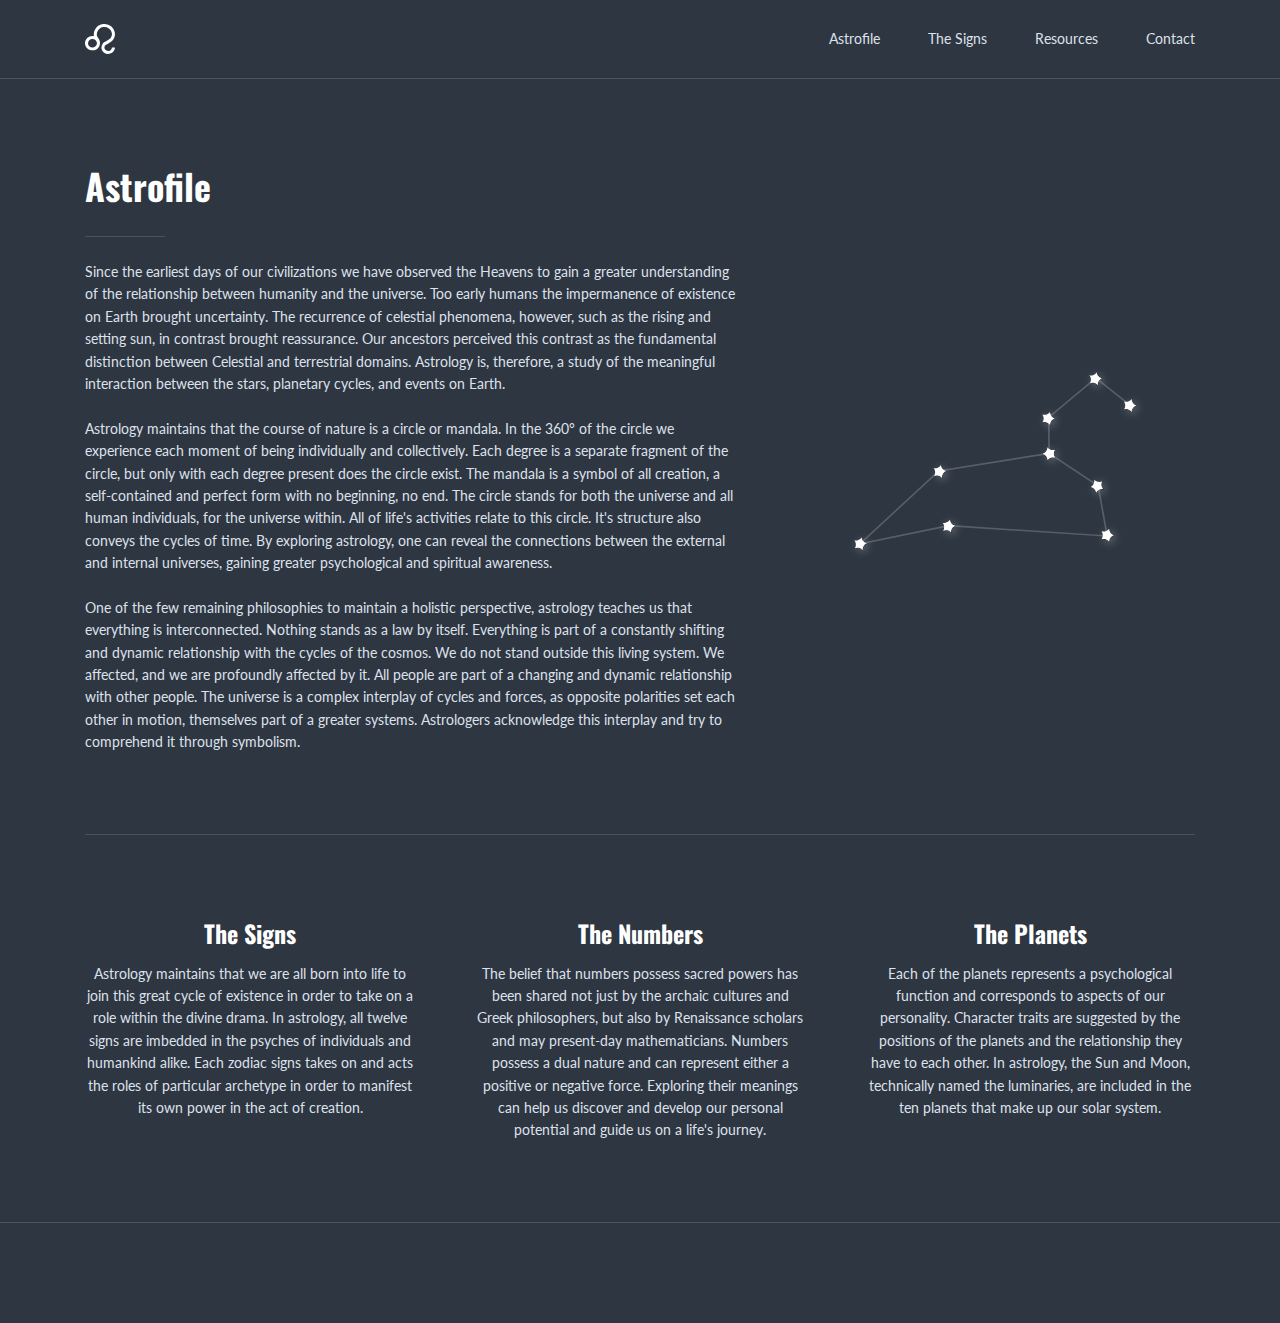
<file: index.html>
<!DOCTYPE html>
<html lang="en">
  <head>
    <meta charset="UTF-8" />
    <meta http-equiv="X-UA-Compatible" content="IE=edge" />
    <meta name="viewport" content="width=device-width, initial-scale=1.0" />
    <title>Astrofile</title>
    <link rel="stylesheet" href="styles.css" />
    <link rel="preconnect" href="https://fonts.googleapis.com" />
    <link rel="preconnect" href="https://fonts.gstatic.com" crossorigin />
    <link
      href="https://fonts.googleapis.com/css2?family=Lato:ital,wght@0,100;0,300;0,400;0,700;0,900;1,100;1,300;1,400;1,700;1,900&family=Oswald:wght@700&display=swap"
      rel="stylesheet"
    />
  </head>
  <body>
    <header>
      <img class="logo" src="assets/signs/leo.svg" alt="astrofile logo" />
      <nav>
        <ul>
          <li><a href="index.html">Astrofile</a></li>
          <li><a href="signs.html">The Signs</a></li>
          <li><a href="resources.html">Resources</a></li>
          <li><a href="contact.html">Contact</a></li>
        </ul>
      </nav>
    </header>
    <div class="line"></div>
    <main>
      <h1>Astrofile</h1>
      <div class="line-short"></div>
      <section id="home_intro">
        <p>
          Since the earliest days of our civilizations we have observed the
          Heavens to gain a greater understanding of the relationship between
          humanity and the universe. Too early humans the impermanence of
          existence on Earth brought uncertainty. The recurrence of celestial
          phenomena, however, such as the rising and setting sun, in contrast
          brought reassurance. Our ancestors perceived this contrast as the
          fundamental distinction between Celestial and terrestrial domains.
          Astrology is, therefore, a study of the meaningful interaction between
          the stars, planetary cycles, and events on Earth. <br /><br />
          Astrology maintains that the course of nature is a circle or mandala.
          In the 360° of the circle we experience each moment of being
          individually and collectively. Each degree is a separate fragment of
          the circle, but only with each degree present does the circle exist.
          The mandala is a symbol of all creation, a self-contained and perfect
          form with no beginning, no end. The circle stands for both the
          universe and all human individuals, for the universe within. All of
          life's activities relate to this circle. It's structure also conveys
          the cycles of time. By exploring astrology, one can reveal the
          connections between the external and internal universes, gaining
          greater psychological and spiritual awareness.<br /><br />
          One of the few remaining philosophies to maintain a holistic
          perspective, astrology teaches us that everything is interconnected.
          Nothing stands as a law by itself. Everything is part of a constantly
          shifting and dynamic relationship with the cycles of the cosmos. We do
          not stand outside this living system. We affected, and we are
          profoundly affected by it. All people are part of a changing and
          dynamic relationship with other people. The universe is a complex
          interplay of cycles and forces, as opposite polarities set each other
          in motion, themselves part of a greater systems. Astrologers
          acknowledge this interplay and try to comprehend it through symbolism.
        </p>
        <img
          class="constellation"
          src="assets/constellations/Leo-C.svg"
          alt="leo constellation"
        />
      </section>
      <div class="line-long"></div>
      <section id="home_categories">
        <div class="category">
          <h2>The Signs</h2>
          <p>
            Astrology maintains that we are all born into life to join this
            great cycle of existence in order to take on a role within the
            divine drama. In astrology, all twelve signs are imbedded in the
            psyches of individuals and humankind alike. Each zodiac signs takes
            on and acts the roles of particular archetype in order to manifest
            its own power in the act of creation.
          </p>
        </div>
        <div class="category">
          <h2>The Numbers</h2>
          <p>
            The belief that numbers possess sacred powers has been shared not
            just by the archaic cultures and Greek philosophers, but also by
            Renaissance scholars and may present-day mathematicians. Numbers
            possess a dual nature and can represent either a positive or
            negative force. Exploring their meanings can help us discover and
            develop our personal potential and guide us on a life's journey.
          </p>
        </div>
        <div class="category">
          <h2>The Planets</h2>
          <p>
            Each of the planets represents a psychological function and
            corresponds to aspects of our personality. Character traits are
            suggested by the positions of the planets and the relationship they
            have to each other. In astrology, the Sun and Moon, technically
            named the luminaries, are included in the ten planets that make up
            our solar system.
          </p>
        </div>
      </section>
    </main>
    <div class="line"></div>
    <footer></footer>
  </body>
</html>
</file>
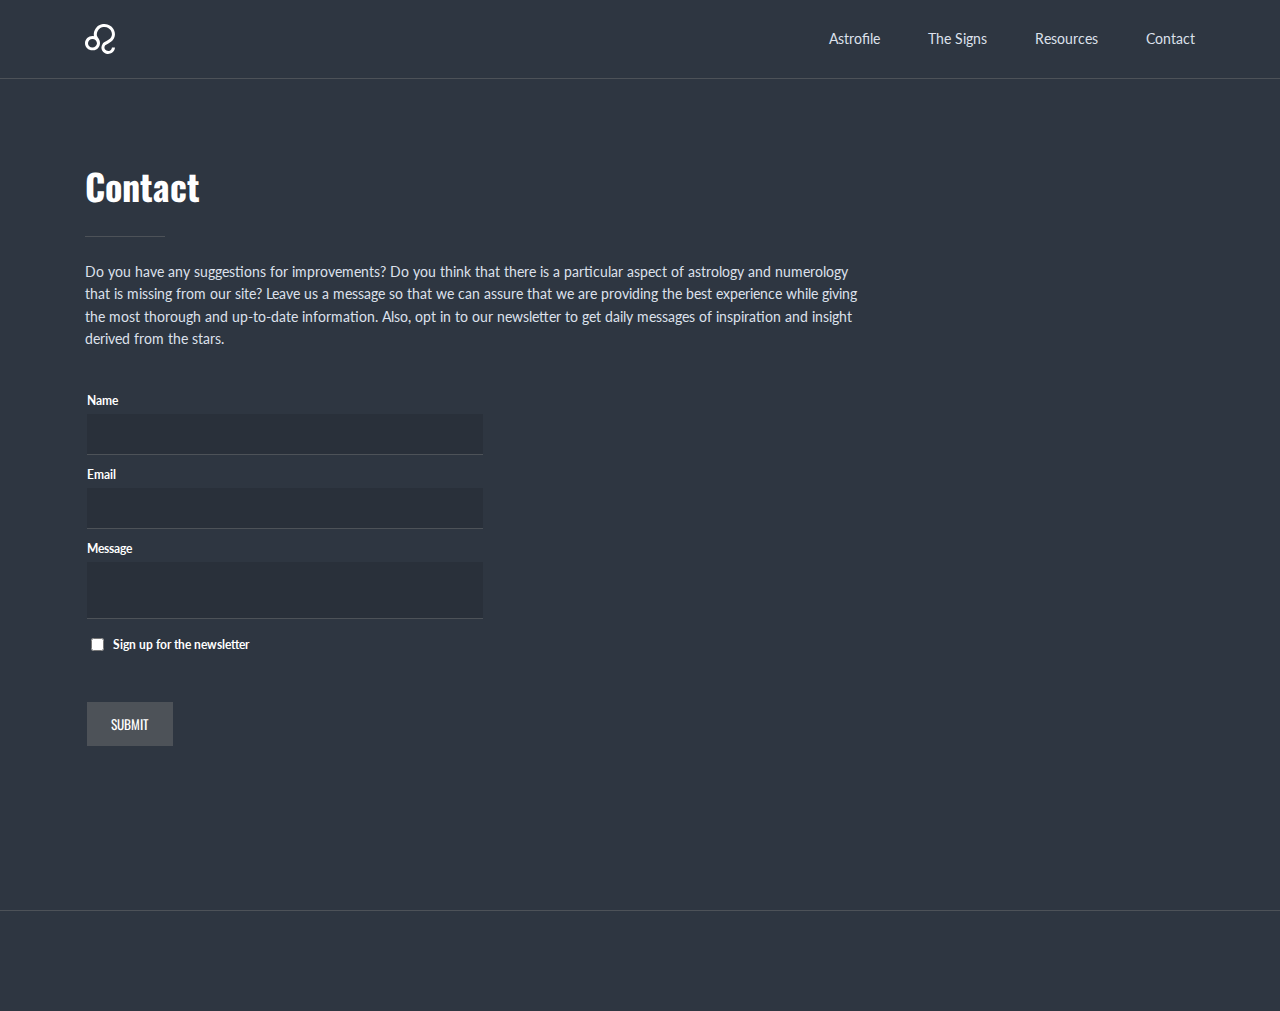
<file: contact.html>
<!DOCTYPE html>
<html lang="en">
  <head>
    <meta charset="UTF-8" />
    <meta http-equiv="X-UA-Compatible" content="IE=edge" />
    <meta name="viewport" content="width=device-width, initial-scale=1.0" />
    <title>Astrofile</title>
    <link rel="stylesheet" href="styles.css" />
    <link rel="preconnect" href="https://fonts.googleapis.com" />
    <link rel="preconnect" href="https://fonts.gstatic.com" crossorigin />
    <link
      href="https://fonts.googleapis.com/css2?family=Lato:ital,wght@0,100;0,300;0,400;0,700;0,900;1,100;1,300;1,400;1,700;1,900&family=Oswald:wght@700&display=swap"
      rel="stylesheet"
    />
  </head>
  <body>
    <header>
      <img class="logo" src="assets/signs/leo.svg" alt="astrofile logo" />
      <nav>
        <ul>
          <li><a href="index.html">Astrofile</a></li>
          <li><a href="signs.html">The Signs</a></li>
          <li><a href="resources.html">Resources</a></li>
          <li><a href="contact.html">Contact</a></li>
        </ul>
      </nav>
    </header>
    <div class="line"></div>
    <main>
      <section>
        <h1>Contact</h1>
        <div class="line-short"></div>
        <p class="condensed_p">
          Do you have any suggestions for improvements? Do you think that there
          is a particular aspect of astrology and numerology that is missing
          from our site? Leave us a message so that we can assure that we are
          providing the best experience while giving the most thorough and
          up-to-date information. Also, opt in to our newsletter to get daily
          messages of inspiration and insight derived from the stars.
        </p>
      </section>
      <form id="contact_form" action="/" method="post">
        <fieldset>
          <div class="form_input">
            <label for="name">Name</label>
            <input type="text" id="name" name="name" />
          </div>
          <div class="form_input">
            <label for="email">Email</label>
            <input type="email" id="email" name="email" />
          </div>
          <div class="form_input">
            <label for="message">Message</label>
            <textarea id="message" name="message"></textarea>
          </div>
          <div class="form_checkbox">
            <input type="checkbox" id="newsletter" name="newsletter" />
            <label for="newsletter">Sign up for the newsletter</label>
          </div>
          <div class="form_button">
            <button type="submit">Submit</button>
          </div>
        </fieldset>
      </form>
    </main>
    <div class="line"></div>
    <footer></footer>
  </body>
</html>
</file>
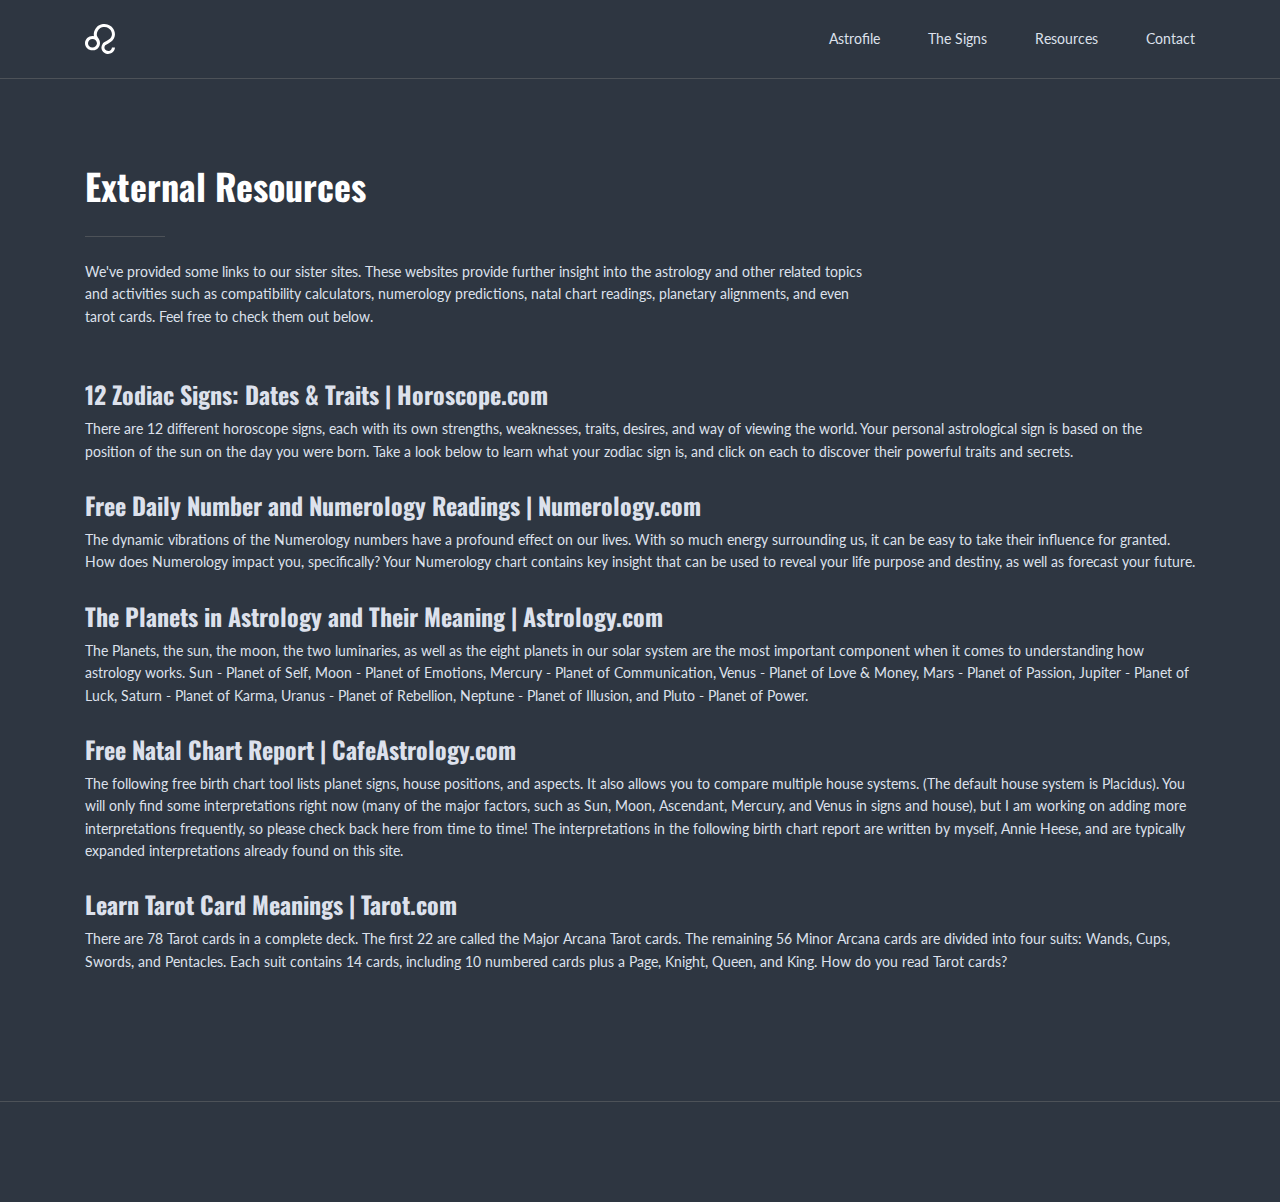
<file: resources.html>
<!DOCTYPE html>
<html lang="en">
  <head>
    <meta charset="UTF-8" />
    <meta http-equiv="X-UA-Compatible" content="IE=edge" />
    <meta name="viewport" content="width=device-width, initial-scale=1.0" />
    <title>Astrofile</title>
    <link rel="stylesheet" href="styles.css" />
    <link rel="preconnect" href="https://fonts.googleapis.com" />
    <link rel="preconnect" href="https://fonts.gstatic.com" crossorigin />
    <link
      href="https://fonts.googleapis.com/css2?family=Lato:ital,wght@0,100;0,300;0,400;0,700;0,900;1,100;1,300;1,400;1,700;1,900&family=Oswald:wght@700&display=swap"
      rel="stylesheet"
    />
  </head>
  <body>
    <header>
      <img class="logo" src="assets/signs/leo.svg" alt="astrofile logo" />
      <nav>
        <ul>
          <li><a href="index.html">Astrofile</a></li>
          <li><a href="signs.html">The Signs</a></li>
          <li><a href="resources.html">Resources</a></li>
          <li><a href="contact.html">Contact</a></li>
        </ul>
      </nav>
    </header>
    <div class="line"></div>
    <main>
      <h1>External Resources</h1>
      <div class="line-short"></div>
      <p class="condensed_p">
        We've provided some links to our sister sites. These websites provide
        further insight into the astrology and other related topics and
        activities such as compatibility calculators, numerology predictions,
        natal chart readings, planetary alignments, and even tarot cards. Feel
        free to check them out below.
      </p>
      <section id="resources">
        <ul>
          <li>
            <h2>
              <a href="https://www.horoscope.com/us/index.aspx" target="_blank"
                >12 Zodiac Signs: Dates & Traits | Horoscope.com</a
              >
            </h2>
            <p>
              There are 12 different horoscope signs, each with its own
              strengths, weaknesses, traits, desires, and way of viewing the
              world. Your personal astrological sign is based on the position of
              the sun on the day you were born. Take a look below to learn what
              your zodiac sign is, and click on each to discover their powerful
              traits and secrets.
            </p>
          </li>
          <li>
            <h2>
              <a href="https://www.numerology.com/" target="_blank"
                >Free Daily Number and Numerology Readings | Numerology.com</a
              >
            </h2>
            <p>
              The dynamic vibrations of the Numerology numbers have a profound
              effect on our lives. With so much energy surrounding us, it can be
              easy to take their influence for granted. How does Numerology
              impact you, specifically? Your Numerology chart contains key
              insight that can be used to reveal your life purpose and destiny,
              as well as forecast your future.
            </p>
          </li>
          <li>
            <h2>
              <a href="https://www.astrology.com/planets" target="_blank"
                >The Planets in Astrology and Their Meaning | Astrology.com</a
              >
            </h2>
            <p>
              The Planets, the sun, the moon, the two luminaries, as well as the
              eight planets in our solar system are the most important component
              when it comes to understanding how astrology works. Sun - Planet
              of Self, Moon - Planet of Emotions, Mercury - Planet of
              Communication, Venus - Planet of Love & Money, Mars - Planet of
              Passion, Jupiter - Planet of Luck, Saturn - Planet of Karma,
              Uranus - Planet of Rebellion, Neptune - Planet of Illusion, and
              Pluto - Planet of Power.
            </p>
          </li>
          <li>
            <h2>
              <a
                href="https://cafeastrology.com/free-natal-chart-report.html"
                target="_blank"
                >Free Natal Chart Report | CafeAstrology.com</a
              >
            </h2>
            <p>
              The following free birth chart tool lists planet signs, house
              positions, and aspects. It also allows you to compare multiple
              house systems. (The default house system is Placidus). You will
              only find some interpretations right now (many of the major
              factors, such as Sun, Moon, Ascendant, Mercury, and Venus in signs
              and house), but I am working on adding more interpretations
              frequently, so please check back here from time to time! The
              interpretations in the following birth chart report are written by
              myself, Annie Heese, and are typically expanded interpretations
              already found on this site.
            </p>
          </li>
          <li>
            <h2>
              <a href="https://www.tarot.com/tarot/cards" target="_blank"
                >Learn Tarot Card Meanings | Tarot.com</a
              >
            </h2>
            <p>
              There are 78 Tarot cards in a complete deck. The first 22 are
              called the Major Arcana Tarot cards. The remaining 56 Minor Arcana
              cards are divided into four suits: Wands, Cups, Swords, and
              Pentacles. Each suit contains 14 cards, including 10 numbered
              cards plus a Page, Knight, Queen, and King. How do you read Tarot
              cards?
            </p>
          </li>
        </ul>
      </section>
    </main>
    <div class="line"></div>
    <footer></footer>
  </body>
</html>
</file>
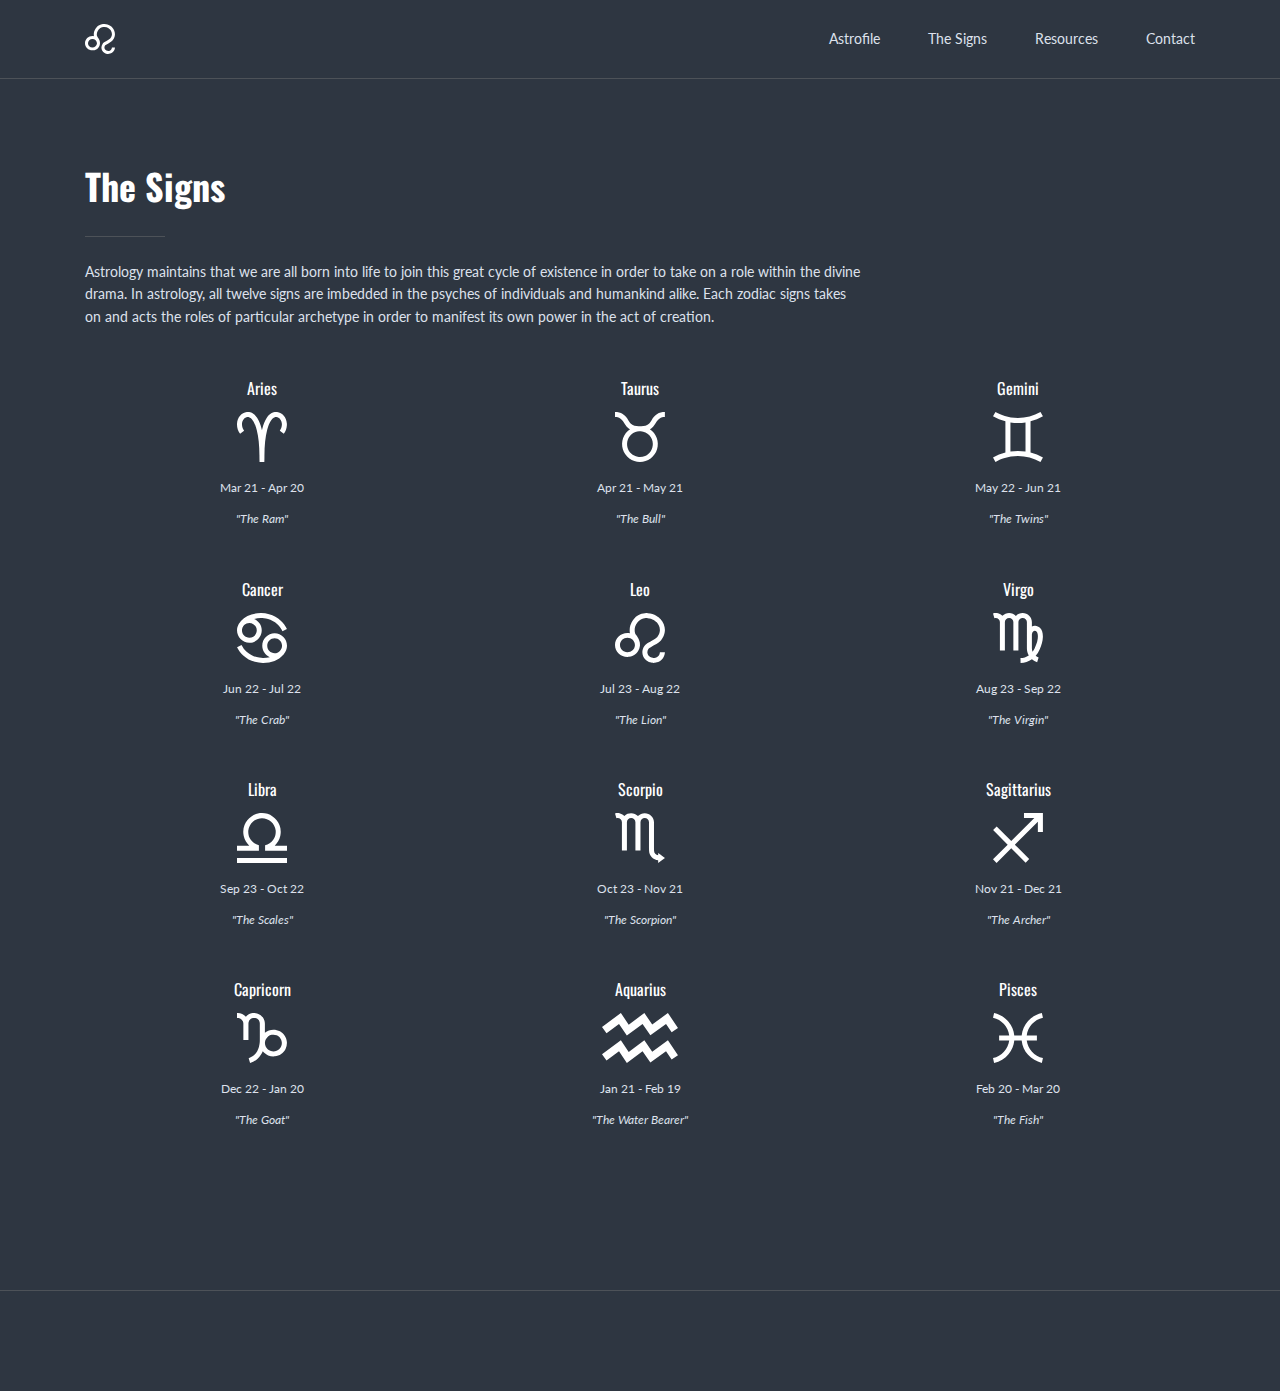
<file: signs.html>
<!DOCTYPE html>
<html lang="en">
  <head>
    <meta charset="UTF-8" />
    <meta http-equiv="X-UA-Compatible" content="IE=edge" />
    <meta name="viewport" content="width=device-width, initial-scale=1.0" />
    <title>Astrofile</title>
    <link rel="stylesheet" href="styles.css" />
    <link rel="preconnect" href="https://fonts.googleapis.com" />
    <link rel="preconnect" href="https://fonts.gstatic.com" crossorigin />
    <link
      href="https://fonts.googleapis.com/css2?family=Lato:ital,wght@0,100;0,300;0,400;0,700;0,900;1,100;1,300;1,400;1,700;1,900&family=Oswald:wght@700&display=swap"
      rel="stylesheet"
    />
  </head>
  <body>
    <header>
      <img class="logo" src="assets/signs/leo.svg" alt="astrofile logo" />
      <nav>
        <ul>
          <li><a href="index.html">Astrofile</a></li>
          <li><a href="signs.html">The Signs</a></li>
          <li><a href="resources.html">Resources</a></li>
          <li><a href="contact.html">Contact</a></li>
        </ul>
      </nav>
    </header>
    <div class="line"></div>
    <main>
      <h1>The Signs</h1>
      <div class="line-short"></div>
      <p class="condensed_p">
        Astrology maintains that we are all born into life to join this great
        cycle of existence in order to take on a role within the divine drama.
        In astrology, all twelve signs are imbedded in the psyches of
        individuals and humankind alike. Each zodiac signs takes on and acts the
        roles of particular archetype in order to manifest its own power in the
        act of creation.
      </p>
      <section id="signs_grid">
        <div class="sign">
          <label for="aries">Aries</label>
          <a href="assets/signs/aries.svg" target="_blank">
            <img
              id="aries"
              class="sign_img"
              src="assets/signs/aries.svg"
              alt="aries image"
            />
          </a>
          <p>Mar 21 - Apr 20</p>
          <p><em>"The Ram"</em></p>
        </div>
        <div class="sign">
          <label for="taurus">Taurus</label>
          <a href="assets/signs/taurus.svg" target="_blank">
            <img
              id="taurus"
              class="sign_img"
              src="assets/signs/taurus.svg"
              alt="taurus image"
            />
          </a>
          <p>Apr 21 - May 21</p>
          <p><em>"The Bull"</em></p>
        </div>
        <div class="sign">
          <label for="gemini">Gemini</label>
          <a href="assets/signs/gemini.svg" target="_blank">
            <img
              id="gemini"
              class="sign_img"
              src="assets/signs/gemini.svg"
              alt="gemini image"
            />
          </a>
          <p>May 22 - Jun 21</p>
          <p><em>"The Twins"</em></p>
        </div>
        <div class="sign">
          <label for="cancer">Cancer</label>
          <a href="assets/signs/cancer.svg" target="_blank">
            <img
              id="cancer"
              class="sign_img"
              src="assets/signs/cancer.svg"
              alt="cancer image"
            />
          </a>
          <p>Jun 22 - Jul 22</p>
          <p><em>"The Crab"</em></p>
        </div>
        <div class="sign">
          <label for="leo">Leo</label>
          <a href="assets/signs/leo.svg" target="_blank">
            <img
              id="leo"
              class="sign_img"
              src="assets/signs/leo.svg"
              alt="leo image"
            />
          </a>
          <p>Jul 23 - Aug 22</p>
          <p><em>"The Lion"</em></p>
        </div>
        <div class="sign">
          <label for="virgo">Virgo</label>
          <a href="assets/signs/virgo.svg" target="_blank">
            <img
              id="virgo"
              class="sign_img"
              src="assets/signs/virgo.svg"
              alt="virgo image"
            />
          </a>
          <p>Aug 23 - Sep 22</p>
          <p><em>"The Virgin"</em></p>
        </div>
        <div class="sign">
          <label for="libra">Libra</label>
          <a href="assets/signs/libra.svg" target="_blank">
            <img
              id="libra"
              class="sign_img"
              src="assets/signs/libra.svg"
              alt="libra image"
            />
          </a>
          <p>Sep 23 - Oct 22</p>
          <p><em>"The Scales"</em></p>
        </div>
        <div class="sign">
          <label for="scorpio">Scorpio</label>
          <a href="assets/signs/scorpio.svg" target="_blank">
            <img
              id="scorpio"
              class="sign_img"
              src="assets/signs/scorpio.svg"
              alt="scorpio image"
            />
          </a>
          <p>Oct 23 - Nov 21</p>
          <p><em>"The Scorpion"</em></p>
        </div>
        <div class="sign">
          <label for="sagittarius">Sagittarius</label>
          <a href="assets/signs/sagittarius.svg" target="_blank">
            <img
              id="sagittarius"
              class="sign_img"
              src="assets/signs/sagittarius.svg"
              alt="sagittarius image"
            />
          </a>
          <p>Nov 21 - Dec 21</p>
          <p><em>"The Archer"</em></p>
        </div>
        <div class="sign">
          <label for="capricorn">Capricorn</label>
          <a href="assets/signs/capricorn.svg" target="_blank">
            <img
              id="capricorn"
              class="sign_img"
              src="assets/signs/capricorn.svg"
              alt="capricorn image"
            />
          </a>
          <p>Dec 22 - Jan 20</p>
          <p><em>"The Goat"</em></p>
        </div>
        <div class="sign">
          <label for="aquarius">Aquarius</label>
          <a href="assets/signs/aquarius.svg" target="_blank">
            <img
              id="aquarius"
              class="sign_img"
              src="assets/signs/aquarius.svg"
              alt="aquarius image"
            />
          </a>
          <p>Jan 21 - Feb 19</p>
          <p><em>"The Water Bearer"</em></p>
        </div>
        <div class="sign">
          <label for="pisces">Pisces</label>
          <a href="assets/signs/pisces.svg" target="_blank">
            <img
              id="pisces"
              class="sign_img"
              src="assets/signs/pisces.svg"
              alt="pisces image"
            />
          </a>
          <p>Feb 20 - Mar 20</p>
          <p><em>"The Fish"</em></p>
        </div>
      </section>
    </main>
    <div class="line"></div>
    <footer></footer>
  </body>
</html>
</file>
<file: styles.css>
body, html {
    margin: 0;
    padding: 0;
    background-color: rgb(46, 54, 65);
}

* {
    box-sizing: border-box;
    transition: all 0.3s;
}

h1, h2 {
    font-family: 'Oswald';
    margin: 0;

}

h1 {
    font-size: 36px;
    color: rgb(255,255,255)
}

h2 {
    font-size: 24px;
    color: white;
}

p {
    font-family: 'Lato';
    font-size: 14px;
    margin: 0;
    color: rgb(221, 225, 236);
    line-height: 1.6;
}

input, textarea {
    font-family: 'Lato';
}

button {
    font-family: 'Oswald';
    padding: 12px 24px;
}

label {
    font-family: 'Oswald';
    padding: 0;
    margin: 0;
    color: white;
}

nav ul a {
    font-family: 'Lato';
    font-size: 14px;
    text-decoration: none;
    color: rgb(221, 225, 236);
}

nav ul a:hover {
    text-decoration: underline;
    color: white;
}

nav ul a:visited {
    color: white;
}

header {
    max-width: 1110px;
    margin: 0 auto;
    display: flex;
    justify-content: space-between;
    align-items: center;
    padding: 24px 0;
}

.logo {
    height: 30px;
}

.constellation {
    height: 400px;
}
.line-short {
    height: 1px;
    width: 80px;
    background-color:  rgb(77, 82, 88);
    margin: 24px 0;
}

.line-long {
    height: 1px;
    width: 100%;
    background-color: rgb(77, 82, 88);
    margin: 80px 0;
}

.line {
    height: 1px;
    width: 100%;
    background-color: rgb(77, 82, 88);
}

nav ul {
    list-style-type: none;
    padding: 0;
    margin: 0;
    display: flex;
    gap: 48px;
}

main {
    max-width: 1110px;
    margin: 0 auto;
    display: flex;
    flex-direction: column;
    flex: 1;
    padding: 80px 0;
}

footer {
    margin-top: 100px;
}

#home_intro {
    display: grid;
    grid-template-columns: 2fr 1fr;
    gap: 60px;
}

#home_categories {
    display: grid;
    grid-template-columns: repeat(3, 1fr);
    gap: 60px;
}

.category {
    text-align: center;
}

.category h2 {
    margin-bottom: 12px;
}

.condensed_p {
    width: 70%;
}

#signs_grid {
    display: grid;
    grid-template-columns: repeat(3, 1fr);
    gap: 48px 24px;
    padding: 48px 0;
    padding-bottom: 80px;
}

.sign {
    display: flex;
    flex-direction: column;
    align-items: center;
    gap: 12px;
}

.sign p {
    font-size: 12px;
}

.sign_img {
   height: 50px;
}

#resources ul {
    list-style-type: none;
    margin: 0;
    padding: 48px 0;
    display: flex;
    flex-direction: column;
    gap: 24px;
}
#resources ul li h2 {
    margin-bottom: 6px;
}

#resources ul li h2 a {
    text-decoration: none;
    color: rgb(221, 225, 236);
}

#resources ul li h2 a:hover {
    text-decoration: underline;
    color: white;
}

#resources ul li h2 a:visited {
    color: white;
}

#contact_form {
    width: 400px;
    padding: 36px 0;
}
fieldset {
    border: none;
    padding: 0;
}

#contact_form label {
    font-family: 'Lato';
    font-weight: 700;
    display: block;
    font-size: 12px;
}

input[type='text'], input[type='email'], textarea {
    margin: 6px 0;
    padding: 12px;
    width: 100%;
    resize: none;
    color: rgb(221, 225, 236);
    background-color: rgba(0,0,0,.1);
    border: none;
    border-bottom: 1px solid rgb(77, 82, 88);
}

input[type='text']:focus,
input[type='email']:focus,
textarea:focus {
    outline: none;
    border-bottom: 1px solid rgb(221, 225, 236);
}

input[type='text']:hover,
input[type='email']:hover,
textarea:hover {
    outline: none;
    border-bottom: 1px solid rgb(221, 225, 236);
}

.form_input {
    margin: 6px 0;
}

.form_checkbox {
    display: flex;
    align-items: center;
    gap: 6px;
}

.form_checkbox label {
    font-size: 14px;
}

.form_button {
    margin: 48px 0;
}

.form_button button {
    text-transform: uppercase;
    border: none;
    background-color: #4D5258;
    color: white;
}

.form_button button:hover {
    background-color: rgb(184, 190, 204);
}
</file>
